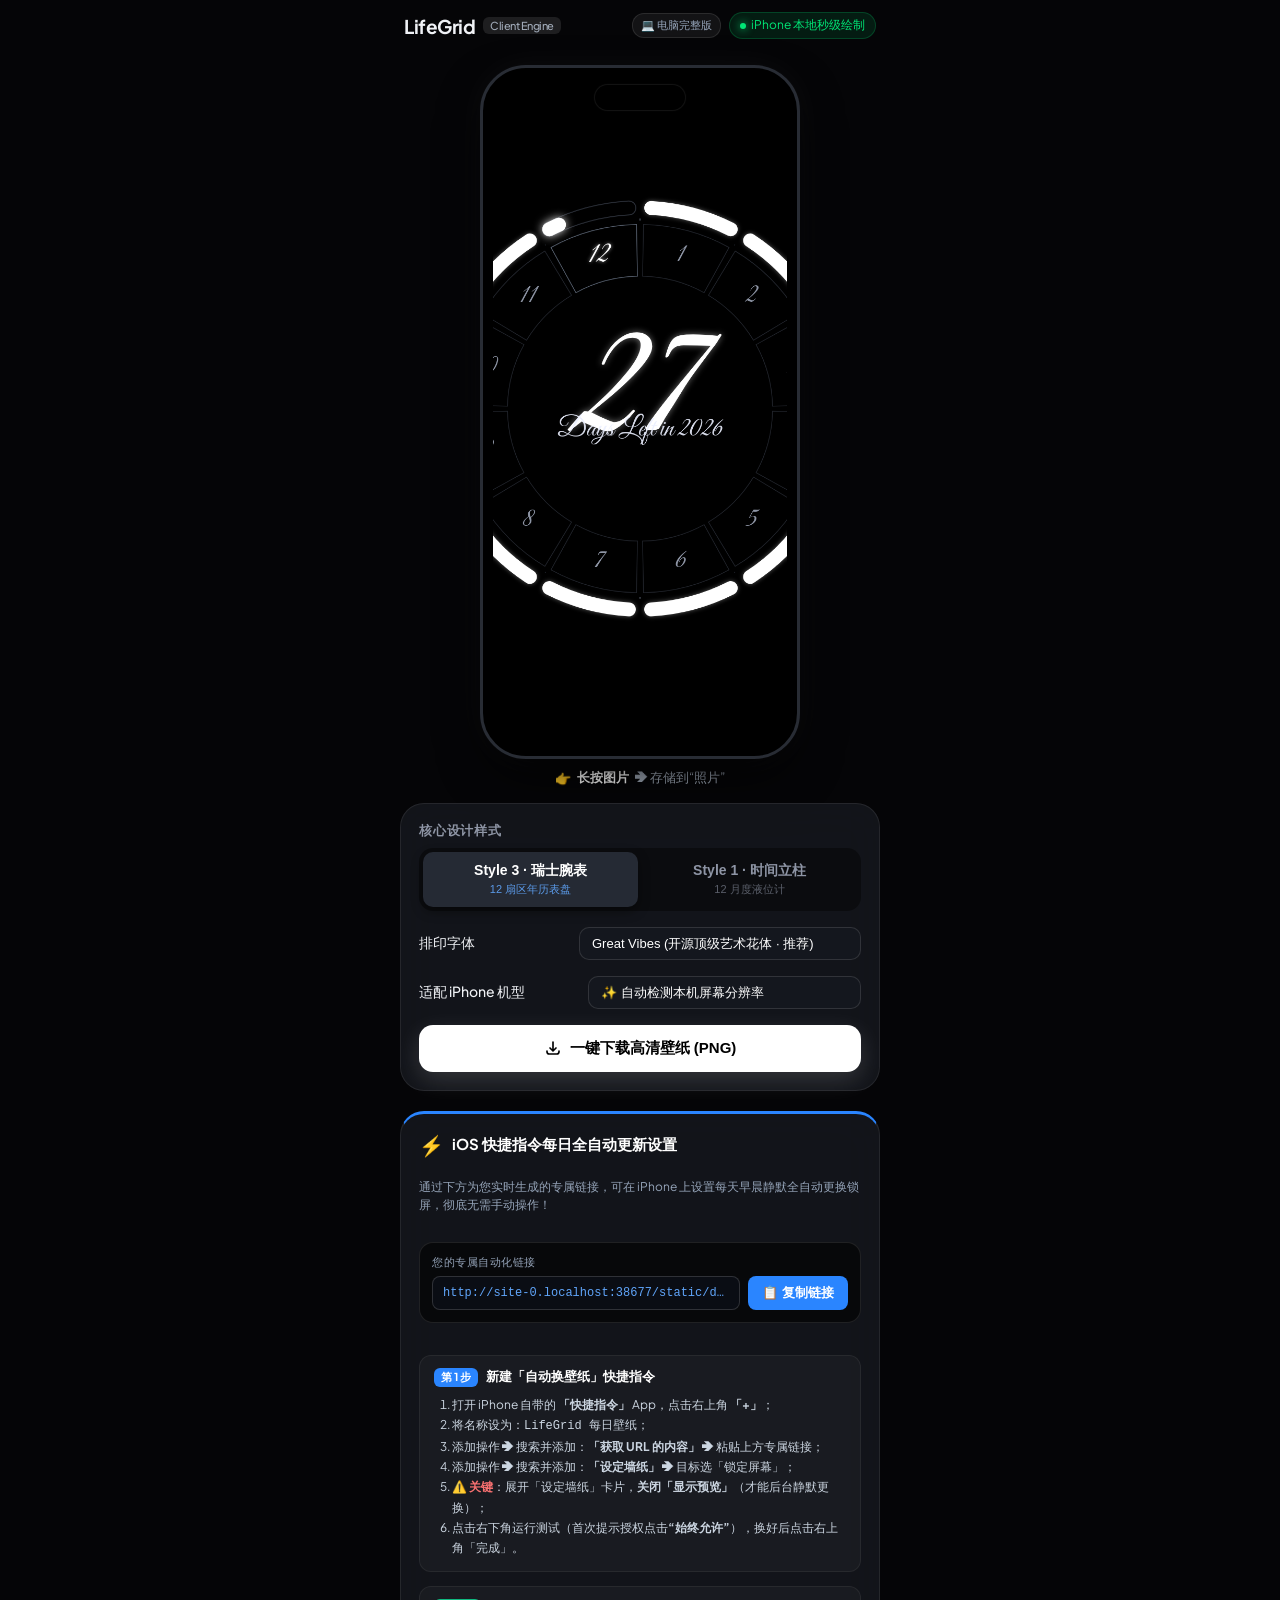
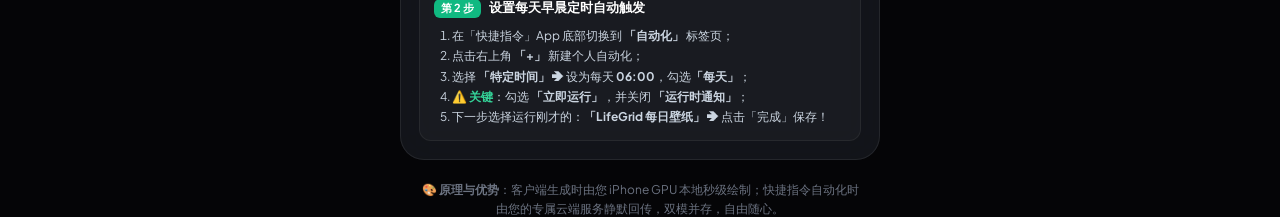
<file: static/client.html>
<!DOCTYPE html>
<html lang="zh-CN">
<head>
  <meta charset="UTF-8" />
  <meta name="viewport" content="width=device-width, initial-scale=1.0, maximum-scale=1.0, user-scalable=no, viewport-fit=cover" />
  <title>LifeGrid | iPhone 本地极速壁纸生成 (开源美学版)</title>
  <meta name="apple-mobile-web-app-capable" content="yes" />
  <meta name="apple-mobile-web-app-status-bar-style" content="black-translucent" />
  <link rel="preconnect" href="https://fonts.googleapis.com">
  <link rel="preconnect" href="https://fonts.gstatic.com" crossorigin>
  <link href="https://fonts.googleapis.com/css2?family=Great+Vibes&family=Pinyon+Script&family=Plus+Jakarta+Sans:wght@300;400;500;600;700&display=swap" rel="stylesheet">
  
  <style>
    :root {
      --bg: #050507;
      --card-bg: rgba(22, 24, 30, 0.85);
      --card-border: rgba(255, 255, 255, 0.08);
      --accent: #FFFFFF;
      --text: #F0F2F6;
      --text-muted: #8E95A5;
      --highlight: #2A85FF;
    }

    * {
      box-sizing: border-box;
      margin: 0;
      padding: 0;
      -webkit-tap-highlight-color: transparent;
    }

    body {
      background-color: var(--bg);
      color: var(--text);
      font-family: -apple-system, BlinkMacSystemFont, "Plus Jakarta Sans", "SF Pro Text", sans-serif;
      min-height: 100vh;
      display: flex;
      flex-direction: column;
      align-items: center;
      padding: env(safe-area-inset-top, 20px) 16px env(safe-area-inset-bottom, 24px);
      overflow-x: hidden;
    }

    .header {
      width: 100%;
      max-width: 480px;
      display: flex;
      justify-content: space-between;
      align-items: center;
      padding: 12px 4px 18px;
    }

    .brand {
      display: flex;
      align-items: center;
      gap: 8px;
      font-weight: 700;
      font-size: 19px;
      letter-spacing: -0.5px;
    }

    .brand-badge {
      font-size: 11px;
      padding: 2px 7px;
      border-radius: 6px;
      background: rgba(255, 255, 255, 0.1);
      color: #A0AAB8;
      font-weight: 500;
    }

    .privacy-tag {
      display: flex;
      align-items: center;
      gap: 5px;
      font-size: 12px;
      color: #00E676;
      background: rgba(0, 230, 118, 0.1);
      padding: 4px 10px;
      border-radius: 20px;
      border: 1px solid rgba(0, 230, 118, 0.2);
    }

    .pulse {
      width: 6px;
      height: 6px;
      background: #00E676;
      border-radius: 50%;
      box-shadow: 0 0 8px #00E676;
    }

    /* 手机模拟器容器 */
    .preview-container {
      width: 100%;
      max-width: 320px;
      margin: 8px auto 16px;
      position: relative;
    }

    .phone-mockup {
      width: 100%;
      aspect-ratio: 1179 / 2556;
      background: #000000;
      border-radius: 46px;
      padding: 10px;
      border: 3.5px solid #282C34;
      box-shadow: 0 20px 50px -10px rgba(0, 0, 0, 0.9), 0 0 35px rgba(255, 255, 255, 0.04);
      position: relative;
      overflow: hidden;
    }

    /* 灵动岛模拟 */
    .island {
      position: absolute;
      top: 17px;
      left: 50%;
      transform: translateX(-50%);
      width: 90px;
      height: 25px;
      background: #000000;
      border-radius: 20px;
      z-index: 10;
      pointer-events: none;
      box-shadow: 0 0 1px 1px rgba(255, 255, 255, 0.08);
    }

    /* 实时壁纸图像 */
    #wallpaperImg {
      width: 100%;
      height: 100%;
      object-fit: cover;
      border-radius: 36px;
      display: block;
      user-select: none;
      -webkit-user-select: none;
      -webkit-touch-callout: default; /* 允许 iOS 长按存图 */
    }

    /* 保存提示条 */
    .save-hint {
      margin-top: 10px;
      text-align: center;
      font-size: 13px;
      color: #A0AAB8;
      display: flex;
      align-items: center;
      justify-content: center;
      gap: 6px;
    }

    .save-hint strong {
      color: #FFFFFF;
    }

    /* 交互面板 */
    .panel {
      width: 100%;
      max-width: 480px;
      background: var(--card-bg);
      border: 1px solid var(--card-border);
      backdrop-filter: blur(20px);
      -webkit-backdrop-filter: blur(20px);
      border-radius: 24px;
      padding: 18px;
      display: flex;
      flex-direction: column;
      gap: 16px;
      margin-bottom: 20px;
    }

    .section-title {
      font-size: 13px;
      font-weight: 600;
      color: var(--text-muted);
      text-transform: uppercase;
      letter-spacing: 0.8px;
    }

    /* 核心样式切换 */
    .segmented-control {
      display: grid;
      grid-template-columns: 1fr 1fr;
      background: rgba(0, 0, 0, 0.4);
      padding: 4px;
      border-radius: 14px;
      gap: 4px;
    }

    .seg-btn {
      border: none;
      background: transparent;
      color: var(--text-muted);
      padding: 10px 8px;
      border-radius: 10px;
      font-size: 14px;
      font-weight: 500;
      cursor: pointer;
      transition: all 0.2s ease;
      display: flex;
      flex-direction: column;
      align-items: center;
      gap: 2px;
    }

    .seg-btn span {
      font-size: 11px;
      opacity: 0.6;
    }

    .seg-btn.active {
      background: #252A34;
      color: #FFFFFF;
      box-shadow: 0 4px 12px rgba(0, 0, 0, 0.4);
    }

    .seg-btn.active span {
      opacity: 0.9;
      color: #60A5FA;
    }

    /* 下拉选择行 */
    .row {
      display: flex;
      justify-content: space-between;
      align-items: center;
      gap: 12px;
    }

    .row label {
      font-size: 14px;
      font-weight: 500;
      color: var(--text);
    }

    select {
      background: #14171E;
      border: 1px solid rgba(255, 255, 255, 0.12);
      color: #FFFFFF;
      padding: 8px 12px;
      border-radius: 10px;
      font-size: 13px;
      font-weight: 500;
      outline: none;
      -webkit-appearance: none;
    }

    /* 下载主按钮 */
    .btn-download {
      background: #FFFFFF;
      color: #000000;
      border: none;
      padding: 14px 20px;
      border-radius: 14px;
      font-size: 15px;
      font-weight: 600;
      cursor: pointer;
      display: flex;
      align-items: center;
      justify-content: center;
      gap: 8px;
      width: 100%;
      box-shadow: 0 8px 24px rgba(255, 255, 255, 0.15);
      transition: all 0.15s ease;
    }

    .btn-download:active {
      transform: scale(0.98);
      background: #E0E0E0;
    }

    .footer-desc {
      font-size: 12px;
      color: #6B7280;
      text-align: center;
      line-height: 1.6;
      max-width: 440px;
    }

    /* 隐藏的离屏 Canvas */
    #renderCanvas {
      display: none;
    }
  </style>
</head>
<body>

  <header class="header">
    <div class="brand">
      <span>LifeGrid</span>
      <span class="brand-badge">Client Engine</span>
    </div>
    <div style="display: flex; gap: 8px; align-items: center;">
      <a href="index.html?desktop=1" style="font-size: 11px; color: #94A3B8; text-decoration: none; padding: 4px 8px; background: rgba(255,255,255,0.06); border-radius: 12px; border: 1px solid rgba(255,255,255,0.1);">💻 电脑完整版</a>
      <div class="privacy-tag">
        <span class="pulse"></span>
        <span>iPhone 本地秒级绘制</span>
      </div>
    </div>
  </header>

  <!-- 模拟机身与壁纸展示 (支持直接长按保存) -->
  <div class="preview-container">
    <div class="phone-mockup">
      <div class="island"></div>
      <img id="wallpaperImg" alt="LifeGrid Wallpaper" />
    </div>
    <div class="save-hint">
      👉 <strong>长按图片</strong> ➔ 存储到“照片”
    </div>
  </div>

  <!-- 参数控制面板 -->
  <div class="panel">
    <div>
      <div class="section-title">核心设计样式</div>
      <div class="segmented-control" style="margin-top: 8px;">
        <button class="seg-btn active" data-style="dial">
          <strong>Style 3 · 瑞士腕表</strong>
          <span>12 扇区年历表盘</span>
        </button>
        <button class="seg-btn" data-style="pillars">
          <strong>Style 1 · 时间立柱</strong>
          <span>12 月度液位计</span>
        </button>
      </div>
    </div>

    <div class="row">
      <label for="fontSelect">排印字体</label>
      <select id="fontSelect">
        <option value="Great Vibes" selected>Great Vibes (开源顶级艺术花体 · 推荐)</option>
        <option value="Pinyon Script">Pinyon Script (古典维多利亚花体 · 开源免费)</option>
        <option value="Avenir Next">Avenir Next (瑞士现代制表几何)</option>
        <option value="-apple-system">SF Pro (苹果系统原生极简)</option>
      </select>
    </div>

    <div class="row">
      <label for="modelSelect">适配 iPhone 机型</label>
      <select id="modelSelect">
        <option value="auto" selected>✨ 自动检测本机屏幕分辨率</option>
        <optgroup label="iPhone 18 系列">
          <option value="1320x2868">iPhone 18 Pro Max (1320 × 2868)</option>
          <option value="1206x2622">iPhone 18 Pro / 18 (1206 × 2622)</option>
          <option value="1260x2740">iPhone 18 Air / Slim (1260 × 2740)</option>
        </optgroup>
        <optgroup label="iPhone 17 系列">
          <option value="1320x2868">iPhone 17 Pro Max (1320 × 2868)</option>
          <option value="1206x2622">iPhone 17 Pro / 17 (1206 × 2622)</option>
          <option value="1260x2740">iPhone 17 Air / Slim (1260 × 2740)</option>
        </optgroup>
        <optgroup label="iPhone 16 系列">
          <option value="1320x2868">iPhone 16 Pro Max (1320 × 2868)</option>
          <option value="1206x2622">iPhone 16 Pro (1206 × 2622)</option>
          <option value="1290x2796">iPhone 16 Plus (1290 × 2796)</option>
          <option value="1179x2556">iPhone 16 (1179 × 2556)</option>
        </optgroup>
        <optgroup label="iPhone 15 系列">
          <option value="1290x2796">iPhone 15 Pro Max / Plus (1290 × 2796)</option>
          <option value="1179x2556">iPhone 15 Pro / 15 (1179 × 2556)</option>
        </optgroup>
        <optgroup label="经典与常用机型">
          <option value="1170x2532">iPhone 14 / 13 / 12 (1170 × 2532)</option>
          <option value="1080x2340">iPhone 13 mini / 12 mini (1080 × 2340)</option>
        </optgroup>
      </select>
    </div>

    <button id="btnDownload" class="btn-download">
      <svg width="18" height="18" fill="none" viewBox="0 0 24 24" stroke="currentColor" stroke-width="2.2">
        <path stroke-linecap="round" stroke-linejoin="round" d="M4 16v1a3 3 0 003 3h10a3 3 0 003-3v-1m-4-4l-4 4m0 0l-4-4m4 4V4"/>
      </svg>
      一键下载高清壁纸 (PNG)
    </button>
  </div>

  <!-- iOS 快捷指令自动化配置面板 -->
  <div class="panel" style="border-top: 3px solid #2A85FF;">
    <div style="display: flex; align-items: center; gap: 8px; margin-bottom: 4px;">
      <span style="font-size: 20px;">⚡</span>
      <strong style="font-size: 15px; color: #FFFFFF;">iOS 快捷指令每日全自动更新设置</strong>
    </div>
    <div style="font-size: 12px; color: #94A3B8; line-height: 1.5; margin-bottom: 12px;">
      通过下方为您实时生成的专属链接，可在 iPhone 上设置每天早晨静默全自动更换锁屏，彻底无需手动操作！
    </div>

    <!-- 专属 URL 输入与复制 -->
    <div style="background: rgba(0,0,0,0.6); padding: 12px; border-radius: 14px; border: 1px solid rgba(255,255,255,0.1); margin-bottom: 16px;">
      <div style="font-size: 11px; color: #94A3B8; margin-bottom: 6px; text-transform: uppercase; letter-spacing: 0.5px;">您的专属自动化链接</div>
      <div style="display: flex; gap: 8px;">
        <input type="text" id="autoUrlInput" readonly style="flex: 1; background: #0A0D14; border: 1px solid rgba(255,255,255,0.15); border-radius: 8px; color: #60A5FA; padding: 8px 10px; font-size: 12px; font-family: monospace; outline: none; overflow: hidden; text-overflow: ellipsis; white-space: nowrap;" />
        <button id="btnCopyAutoUrl" style="background: #2A85FF; color: #fff; border: none; padding: 8px 14px; border-radius: 8px; font-size: 13px; font-weight: 600; cursor: pointer; white-space: nowrap;">📋 复制链接</button>
      </div>
    </div>

    <!-- 两步指引 -->
    <div style="display: flex; flex-direction: column; gap: 14px;">
      <!-- 步骤 1 -->
      <div style="background: rgba(255,255,255,0.03); border: 1px solid rgba(255,255,255,0.06); padding: 12px 14px; border-radius: 12px;">
        <div style="display: flex; align-items: center; gap: 8px; margin-bottom: 8px;">
          <span style="background: #2A85FF; color: #fff; font-size: 11px; font-weight: 700; padding: 2px 7px; border-radius: 6px;">第 1 步</span>
          <strong style="font-size: 13px; color: #FFFFFF;">新建「自动换壁纸」快捷指令</strong>
        </div>
        <ol style="padding-left: 18px; font-size: 12px; color: #CBD5E1; line-height: 1.7;">
          <li>打开 iPhone 自带的 <strong>「快捷指令」</strong> App，点击右上角 <strong>「+」</strong>；</li>
          <li>将名称设为：<code>LifeGrid 每日壁纸</code>；</li>
          <li>添加操作 ➔ 搜索并添加：<strong>「获取 URL 的内容」</strong> ➔ 粘贴上方专属链接；</li>
          <li>添加操作 ➔ 搜索并添加：<strong>「设定墙纸」</strong> ➔ 目标选「锁定屏幕」；</li>
          <li><span style="color: #F87171; font-weight: 600;">⚠️ 关键</span>：展开「设定墙纸」卡片，<strong>关闭「显示预览」</strong>（才能后台静默更换）；</li>
          <li>点击右下角运行测试（首次提示授权点击<strong>“始终允许”</strong>），换好后点击右上角「完成」。</li>
        </ol>
      </div>

      <!-- 步骤 2 -->
      <div style="background: rgba(255,255,255,0.03); border: 1px solid rgba(255,255,255,0.06); padding: 12px 14px; border-radius: 12px;">
        <div style="display: flex; align-items: center; gap: 8px; margin-bottom: 8px;">
          <span style="background: #10B981; color: #fff; font-size: 11px; font-weight: 700; padding: 2px 7px; border-radius: 6px;">第 2 步</span>
          <strong style="font-size: 13px; color: #FFFFFF;">设置每天早晨定时自动触发</strong>
        </div>
        <ol style="padding-left: 18px; font-size: 12px; color: #CBD5E1; line-height: 1.7;">
          <li>在「快捷指令」App 底部切换到 <strong>「自动化」</strong> 标签页；</li>
          <li>点击右上角 <strong>「+」</strong> 新建个人自动化；</li>
          <li>选择 <strong>「特定时间」</strong> ➔ 设为每天 <strong>06:00</strong>，勾选<strong>「每天」</strong>；</li>
          <li><span style="color: #34D399; font-weight: 600;">⚠️ 关键</span>：勾选 <strong>「立即运行」</strong>，并关闭 <strong>「运行时通知」</strong>；</li>
          <li>下一步选择运行刚才的：<strong>「LifeGrid 每日壁纸」</strong> ➔ 点击「完成」保存！</li>
        </ol>
      </div>
    </div>
  </div>

  <div class="footer-desc">
    🎨 <strong>原理与优势</strong>：客户端生成时由您 iPhone GPU 本地秒级绘制；快捷指令自动化时由您的专属云端服务静默回传，双模并存，自由随心。
  </div>

  <!-- 离屏 Canvas -->
  <canvas id="renderCanvas"></canvas>

  <script src="canvas-engine.js?v=2.5"></script>
  <script>
    (function() {
      const canvas = document.getElementById('renderCanvas');
      const ctx = canvas.getContext('2d');
      const wallpaperImg = document.getElementById('wallpaperImg');
      const fontSelect = document.getElementById('fontSelect');
      const modelSelect = document.getElementById('modelSelect');
      const btnDownload = document.getElementById('btnDownload');
      const styleButtons = document.querySelectorAll('.seg-btn');

      const autoUrlInput = document.getElementById('autoUrlInput');
      const btnCopyAutoUrl = document.getElementById('btnCopyAutoUrl');

      let currentStyle = 'dial'; // 'dial' 或 'pillars'

      // 1. 隐藏设置与 URL 参数读取支持
      const urlParams = new URLSearchParams(window.location.search);
      const requestedFont = (urlParams.get('font') || '').toLowerCase();
      // 用户指定隐藏字体 zapfino 时，动态追加该隐藏选项并选中
      if (requestedFont === 'zapfino') {
        const hiddenOpt = document.createElement('option');
        hiddenOpt.value = 'Zapfino';
        hiddenOpt.textContent = 'Zapfino (隐藏个性化模式)';
        hiddenOpt.selected = true;
        fontSelect.insertBefore(hiddenOpt, fontSelect.firstChild);
      } else if (urlParams.get('font')) {
        for (let opt of fontSelect.options) {
          if (opt.value.toLowerCase().replace(/\s+/g, '') === requestedFont.replace(/\s+/g, '')) {
            opt.selected = true;
            break;
          }
        }
      }

      if (urlParams.get('style')) {
        const s = urlParams.get('style').toLowerCase();
        if (s === 'pillars' || s === 'dial') {
          currentStyle = s;
          styleButtons.forEach(b => {
            if (b.dataset.style === currentStyle) b.classList.add('active');
            else b.classList.remove('active');
          });
        }
      }

      // 2. 获取当前分辨率与对应机型
      function getResolution() {
        const val = modelSelect.value;
        if (val === 'auto') {
          const dpr = window.devicePixelRatio || 3;
          let w = Math.round(window.screen.width * dpr);
          let h = Math.round(window.screen.height * dpr);
          // 若在横屏或桌面调试，确保保持 iPhone 竖屏比例
          if (w > h) {
            const tmp = w; w = h; h = tmp;
          }
          // 安全限制：防止某些机型 DPR 乘出来过大导致 Canvas 溢出
          if (w <= 0 || h <= 0 || w > 1440 || h > 3200) {
            w = 1179;
            h = 2556;
          }
          return { width: w, height: h };
        }
        const [w, h] = val.split('x').map(Number);
        return { width: w || 1179, height: h || 2556 };
      }

      // 3. 同步生成快捷指令专属自动化 URL
      function updateAutoUrl() {
        if (!autoUrlInput) return;
        let path = window.location.pathname;
        if (!path.endsWith('/')) {
          path = path.substring(0, path.lastIndexOf('/') + 1);
        }
        const res = getResolution();
        const map = {
          '1320x2868': 'iphone18promax',
          '1260x2740': 'iphone18air',
          '1206x2622': 'iphone16pro',
          '1179x2556': 'iphone16',
          '1290x2796': 'iphone16plus',
          '1170x2532': 'iphone14',
          '1080x2340': 'iphone13mini',
          '1125x2436': 'iphonexs',
          '828x1792': 'iphone11',
          '750x1334': 'iphonese'
        };
        const modelKey = `${res.width}x${res.height}`;
        const model = map[modelKey] || 'iphone16pro';
        const fontParam = fontSelect.value.toLowerCase().replace(/\s+/g, '');
        const autoUrl = `${window.location.origin}${path}download?style=${currentStyle}&model=${model}&font=${fontParam}`;
        autoUrlInput.value = autoUrl;
      }

      // 4. 执行渲染并即时赋给 <img>
      function renderWallpaper() {
        try {
          if (!window.LifeGridEngine) {
            setTimeout(renderWallpaper, 60);
            return;
          }

          const { width, height } = getResolution();
          canvas.width = width;
          canvas.height = height;

          const font = fontSelect.value;
          const now = new Date();

          if (currentStyle === 'dial') {
            window.LifeGridEngine.renderDial(ctx, width, height, font, now);
          } else {
            window.LifeGridEngine.renderPillars(ctx, width, height, font, now);
          }

          // 优先使用 toDataURL 同步赋图，确保瞬间呈现
          try {
            const dataUrl = canvas.toDataURL('image/png');
            if (dataUrl && dataUrl.length > 100) {
              wallpaperImg.src = dataUrl;
            } else {
              throw new Error('dataUrl empty');
            }
          } catch (e1) {
            canvas.toBlob(function(blob) {
              if (blob) {
                wallpaperImg.src = URL.createObjectURL(blob);
              }
            }, 'image/png');
          }

          updateAutoUrl();
        } catch (err) {
          console.error('renderWallpaper error, fallback to server render:', err);
          updateAutoUrl();
          if (autoUrlInput && autoUrlInput.value) {
            wallpaperImg.src = autoUrlInput.value.replace('/download?', '/generate?');
          }
        }
      }

      // 5. 复制自动化 URL 到剪贴板
      if (btnCopyAutoUrl) {
        btnCopyAutoUrl.addEventListener('click', async () => {
          try {
            await navigator.clipboard.writeText(autoUrlInput.value);
            const orig = btnCopyAutoUrl.textContent;
            btnCopyAutoUrl.textContent = '✅ 已复制！去粘贴';
            btnCopyAutoUrl.style.background = '#10B981';
            setTimeout(() => {
              btnCopyAutoUrl.textContent = orig;
              btnCopyAutoUrl.style.background = '#2A85FF';
            }, 2200);
          } catch (err) {
            autoUrlInput.select();
            document.execCommand('copy');
            alert('已复制到剪贴板！');
          }
        });
      }

      // 6. 切换样式
      styleButtons.forEach(btn => {
        btn.addEventListener('click', () => {
          styleButtons.forEach(b => b.classList.remove('active'));
          btn.classList.add('active');
          currentStyle = btn.dataset.style;
          renderWallpaper();
        });
      });

      // 7. 监听变更
      fontSelect.addEventListener('change', renderWallpaper);
      modelSelect.addEventListener('change', renderWallpaper);

      // 8. 下载按钮点击
      btnDownload.addEventListener('click', () => {
        try {
          const dataUrl = canvas.toDataURL('image/png');
          const a = document.createElement('a');
          const dateStr = new Date().toISOString().slice(0, 10);
          a.download = `lifegrid_${currentStyle}_${dateStr}.png`;
          a.href = dataUrl;
          document.body.appendChild(a);
          a.click();
          document.body.removeChild(a);
        } catch (e) {
          canvas.toBlob(function(blob) {
            if (!blob) return;
            const url = URL.createObjectURL(blob);
            const a = document.createElement('a');
            const dateStr = new Date().toISOString().slice(0, 10);
            a.download = `lifegrid_${currentStyle}_${dateStr}.png`;
            a.href = url;
            document.body.appendChild(a);
            a.click();
            document.body.removeChild(a);
            setTimeout(() => URL.revokeObjectURL(url), 1000);
          }, 'image/png');
        }
      });

      // 9. 健壮的生命周期初始化，彻底规避 DOMContentLoaded 已过问题
      function init() {
        updateAutoUrl();
        renderWallpaper();
        setTimeout(renderWallpaper, 200);
        setTimeout(renderWallpaper, 600);
      }

      if (document.readyState === 'loading') {
        document.addEventListener('DOMContentLoaded', init);
      } else {
        init();
      }

      // Web Fonts 加载完毕后自动高保真重绘
      if (document.fonts && document.fonts.ready) {
        document.fonts.ready.then(() => {
          renderWallpaper();
        });
      }
    })();
  </script>
</body>
</html>
</file>
